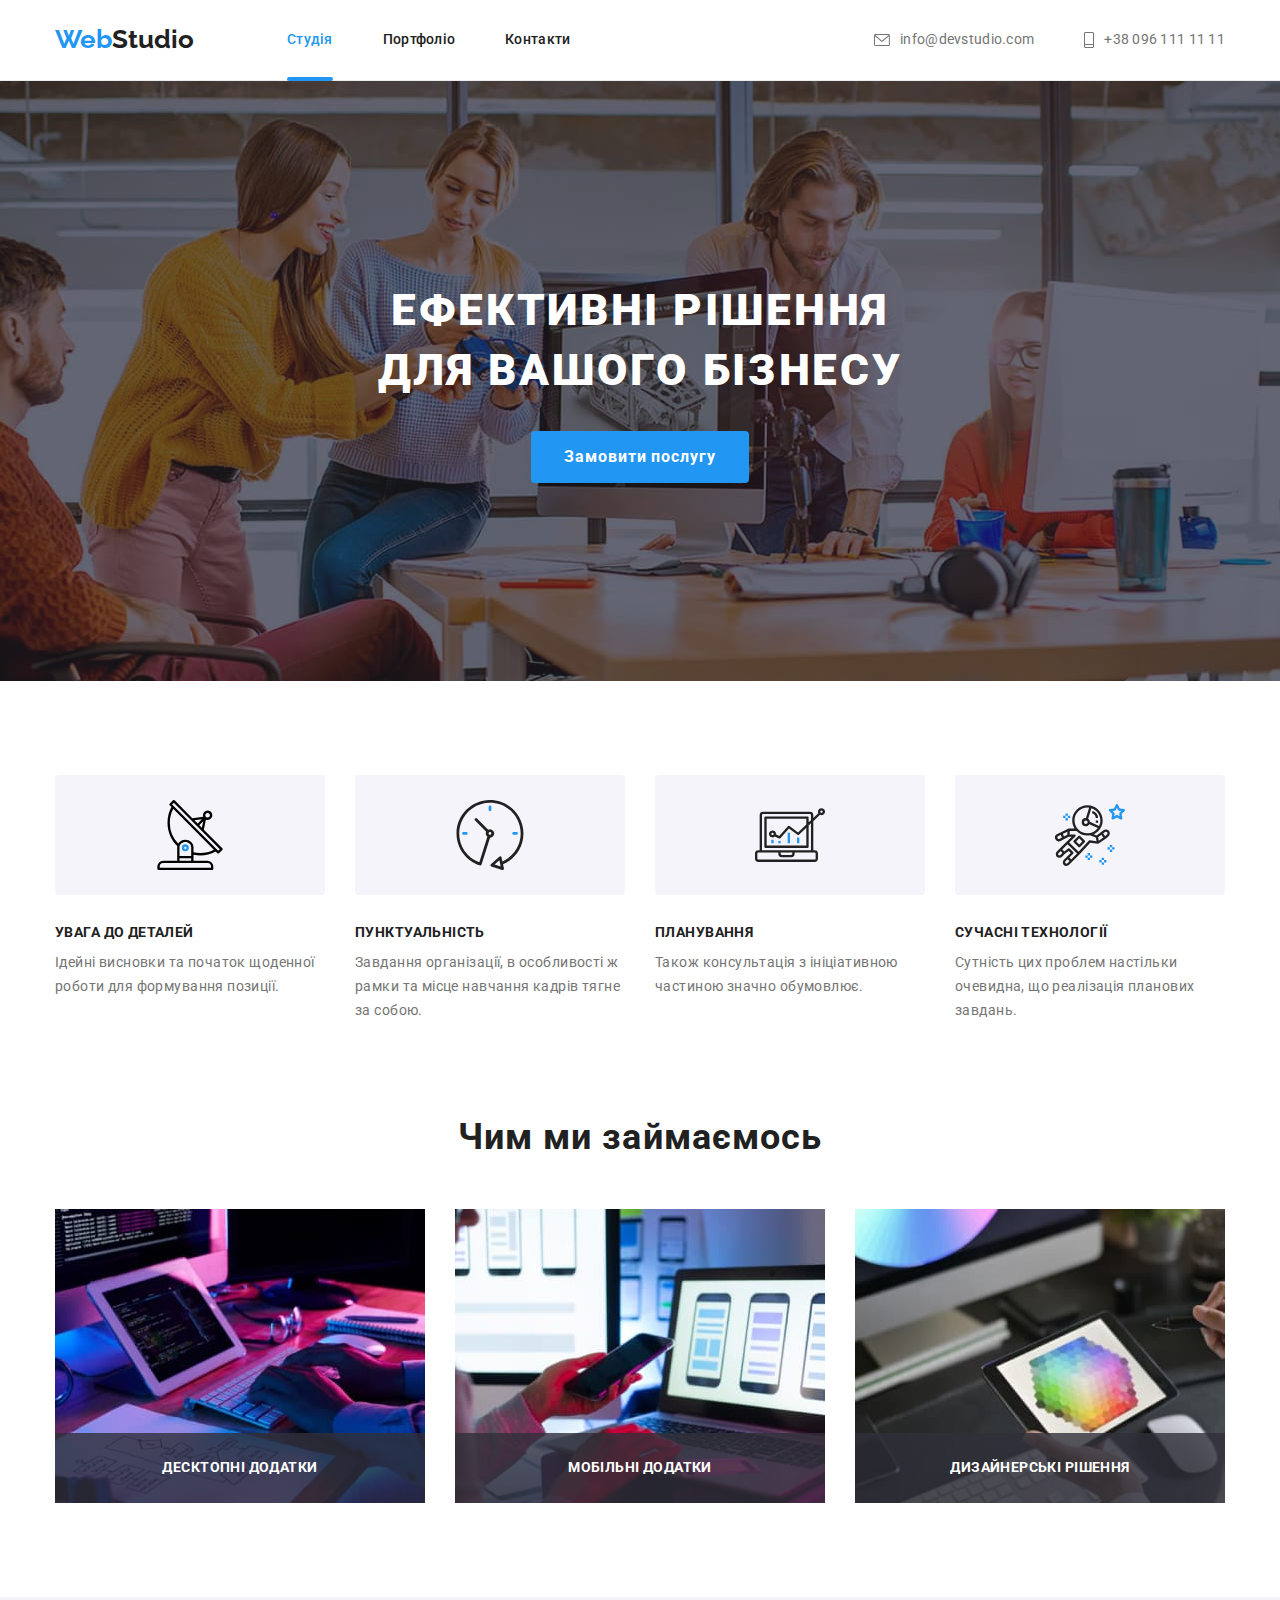
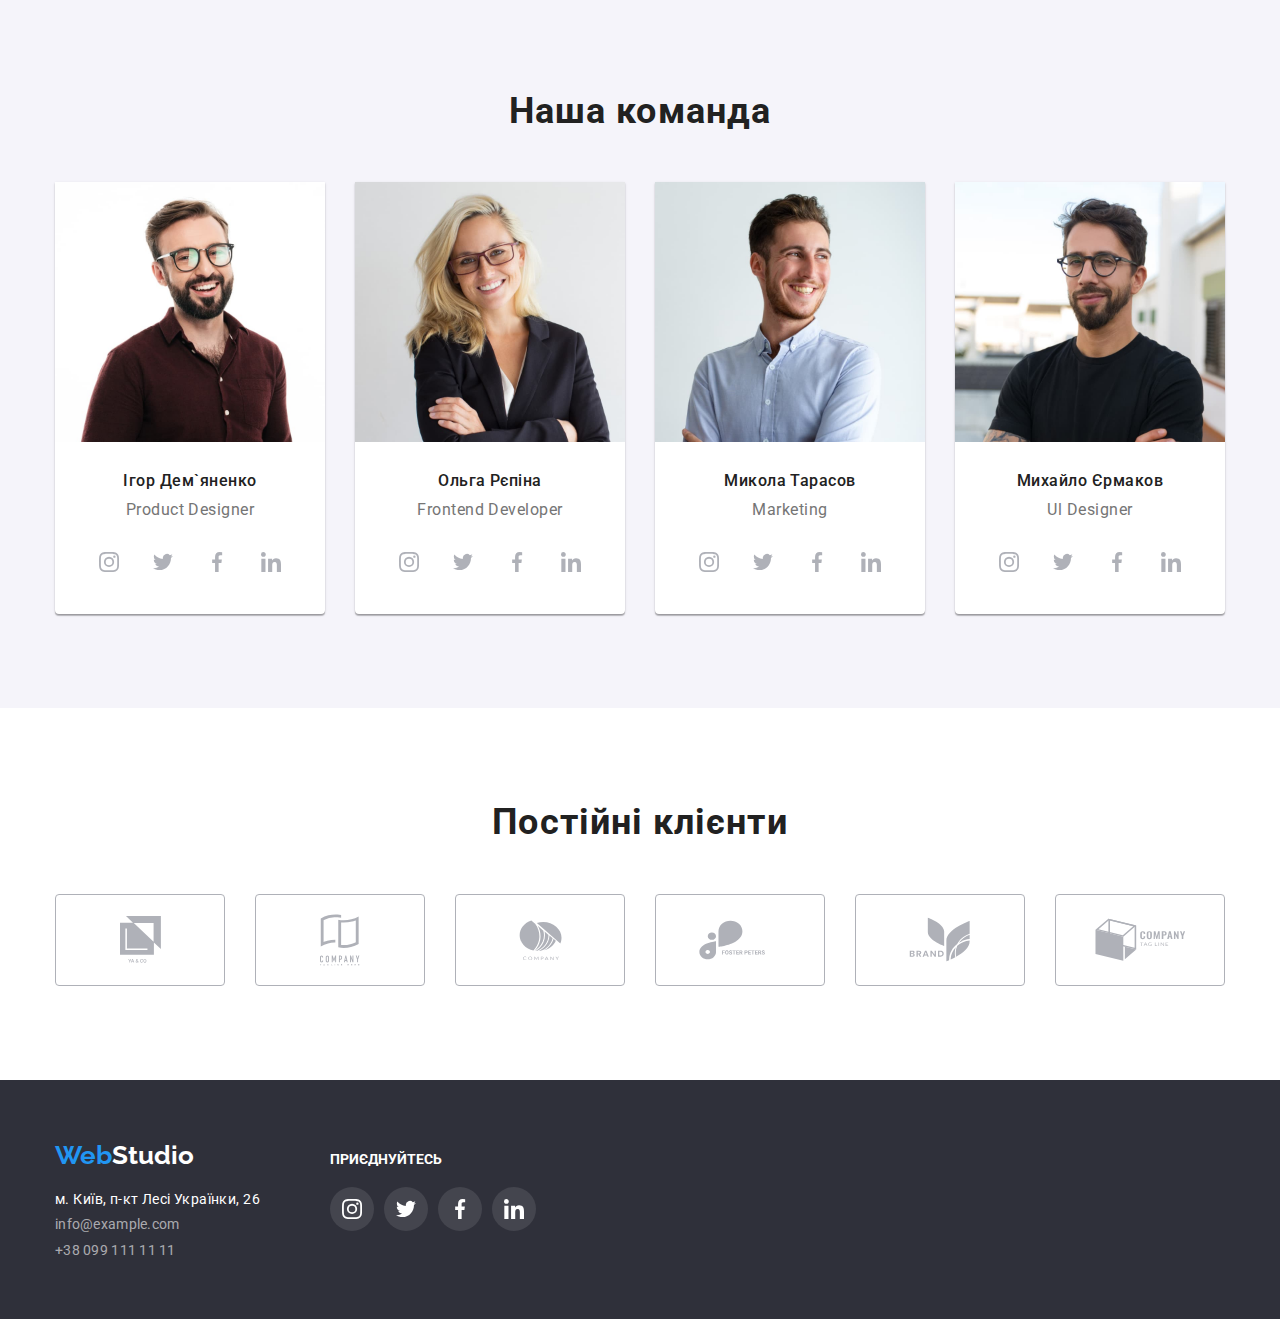
<file: index.html>
<!DOCTYPE html>
<html lang="uk">
<head>
    <meta charset="UTF-8">
    <meta http-equiv="X-UA-Compatible" content="IE=edge">
    <meta name="viewport" content="width=device-width, initial-scale=1.0">
    <title>Студія</title>
    <link rel="preconnect" href="https://fonts.googleapis.com" />
    <link rel="preconnect" href="https://fonts.gstatic.com" crossorigin />
    <link href="https://fonts.googleapis.com/css2?family=Raleway:wght@700&family=Roboto:ital,wght@0,400;0,500;0,900;1,700&display=swap" rel="stylesheet">    
    <link rel="stylesheet" href="https://cdnjs.cloudflare.com/ajax/libs/modern-normalize/1.1.0/modern-normalize.min.css"/>
    <link rel="stylesheet" href="./css/styles.css"/>
<body>
    <!--Header-->
 <header class="header">
      <nav class="container navigation">
        <a lang="en" class="logo" href="./index.html"
          ><span class="accent">Web</span>Studio</a
        >
        <ul class="site-nav">
          <li class="item"><a class="link current" href="./index.html">Студія</a></li>
          <li class="item">
            <a class="link" href="./porfolio.html">Портфоліо</a>
          </li>
          <li class="item"><a class="link" href="">Контакти</a></li>
        </ul>
        <ul class="auth-nav">
          <li class="item">
            <a class="auth-nav-link" href="mailto:info@devstudio.com">
              <svg class="icon-envelope" width="16px" height="12px">
                <use href="./images/sprite.svg#icon-envelope"></use>
              </svg>
              info@devstudio.com</a
            >
          </li>
          <li class="item">
            <a class="auth-nav-link" href="tel:+380961111111">
              <svg class="icon-smartphone" width="10px" height="16px">
                <use href="./images/sprite.svg#icon-smartphone"></use>
              </svg>
              +38 096 111 11 11</a
            >
          </li>
        </ul>
      </nav>
    </header>
<main>
    <!--Hero-->
    <section class="hero overlay">
    <div class="container hero-main">
                <h1 class="hero-title">Ефективні рішення<br>для вашого бізнесу</h1>
        <button type="button" class="button-primary-main" data-modal-open>Замовити послугу</button>
        </div>
    </section>
    <!--Feacher-list-->
        <section class="feachers section">
        <div class="container">
            <h2 class="visually-hidden">Наші особливості</h2>
        <ul class="feachers-list">
    <li class="item">
        <div class="icon"><svg class="icon-feachers" width="70px" height="70px">
                <use href="./images/sprite.svg#icon-antenna"></use>
              </svg></div> 
    <h3 class="feachers-list-title">увага до деталей</h3>
    <p class="feachers-list-text">Ідейні висновки та початок щоденної роботи для формування позиції.</p>
    </li>
    <li class="item">
        <div class="icon"><svg class="icon-feachers" width="70px" height="70px">
                <use href="./images/sprite.svg#icon-clock"></use>
                </svg></div>
    <h3 class="feachers-list-title">пунктуальність</h3>
    <p class="feachers-list-text">Завдання організації, в особливості ж рамки та місце навчання кадрів тягне за собою.</p>
    </li>
    <li class="item">
        <div class="icon"><svg class="icon-feachers" width="70px" height="70px">
                <use href="./images/sprite.svg#icon-diagram"></use>
              </svg></div> 
    <h3 class="feachers-list-title">планування</h3>
    <p class="feachers-list-text">Також консультація з ініціативною частиною значно обумовлює.</p>
    </li>
    <li class="item">
        <div class="icon"><svg class="icon-feachers" width="70px" height="70px">
                <use href="./images/sprite.svg#icon-astronaut"></use>
              </svg></div> 
    <h3 class="feachers-list-title">сучасні технології</h3>
    <p class="feachers-list-text">Сутність цих проблем настільки очевидна, що реалізація планових завдань.</p>
    </li>
</ul>
</div>
</section>
<!--Work-list-->
<section class="work-list">
    <div class="container">
    <h2 class="work-list-title">Чим ми займаємось</h2>
    <ul class="list">
        <li class="item"><div class="work-list-thumb"><img src="./images/machinessquooshed.jpg" alt="розробка програмного забезпечення" width="370" class="img" /><p class="work-thumb-text">десктопні додатки</p></div></li>
        <li class="item"><div class="work-list-thumb"><img src="./images/stylessqooshed.jpg" alt="тестування мобільного додатку" width="370" class="img" /><p class="work-thumb-text">мобільні додатки</p></div></li>
        <li class="item"><div class="work-list-thumb"><img src="./images/designsquooshed.jpg" alt="робота із палітрою кольорів" width="370" class="img" /><p class="work-thumb-text">дизайнерські рішення</p></div></li>
    </ul>
    </div>    
</section>
<!--Command-->
<section class="command section">
<div class="container">
    <h2 class="command-section-title">Наша команда</h2>
    <ul class="command-list">
        <li class="item">
            
            <img class="img" src="./images/productdesignersquooshed.jpg" alt="product designer" width="270">
                <div class="command-card">
                <h3 class="command-list-title">Ігор Дем`яненко</h3>
                <p class="command-list-text" lang="en">Product Designer</p>
                <ul class="social-networks-list">
                    <li class="social-item">
                        <a href="" class="command-link">
                        <svg class="icon-command" width="20px" height="20px">
                <use href="./images/sprite.svg#icon-instagram"></use></svg>   
                        </a>
                    </li>
                    <li class="social-item"> <a href="" class="command-link">
                        <svg class="icon-command" width="20px" height="20px">
                <use href="./images/sprite.svg#icon-twitter"></use></svg>     
                        </a>
                </li>
                    <li class="social-item"> <a href="" class="command-link">
                        <svg class="icon-command" width="20px" height="20px">
                <use href="./images/sprite.svg#icon-facebook"></use></svg>     
                        </a>
                </li>
                    <li class="social-item"> <a href="" class="command-link">
                        <svg class="icon-command" width="20px" height="20px">
                <use href="./images/sprite.svg#icon-linkedin"></use></svg>    
                        </a>
                </li>
                </ul>
                </div>
            
        </li>
        <li class="item">
            
            <img class="img" src="./images/frontenddeveloper.jpg" alt="frontend developer" width="270">
            <div class="command-card">
                <h3 class="command-list-title">Ольга Рєпіна</h3>
                <p class="command-list-text" lang="en">Frontend Developer</p>
                <ul class="social-networks-list">
                    <li class="social-item">
                        <a href="" class="command-link">
                        <svg class="icon-command" width="20px" height="20px">
                <use href="./images/sprite.svg#icon-instagram"></use></svg>   
                        </a>
                    </li>
                    <li class="social-item"> <a href="" class="command-link">
                        <svg class="icon-command" width="20px" height="20px">
                <use href="./images/sprite.svg#icon-twitter"></use></svg>     
                        </a>
                </li>
                    <li class="social-item"> <a href="" class="command-link">
                        <svg class="icon-command" width="20px" height="20px">
                <use href="./images/sprite.svg#icon-facebook"></use></svg>     
                        </a>
                </li>
                    <li class="social-item"> <a href="" class="command-link">
                        <svg class="icon-command" width="20px" height="20px">
                <use href="./images/sprite.svg#icon-linkedin"></use></svg>    
                        </a>
                </li>
                </ul>
                </div>
                
        </li>
        <li class="item">
            
            <img class="img" src="./images/marketing.jpg" alt="marketing" width="270">
            <div class="command-card">
                <h3 class="command-list-title">Микола Тарасов</h3>
                <p class="command-list-text" lang="en">Marketing</p>
                <ul class="social-networks-list">
                    <li class="social-item">
                        <a href="" class="command-link">
                        <svg class="icon-command" width="20px" height="20px">
                <use href="./images/sprite.svg#icon-instagram"></use></svg>   
                        </a>
                    </li>
                    <li class="social-item"> <a href="" class="command-link">
                        <svg class="icon-command" width="20px" height="20px">
                <use href="./images/sprite.svg#icon-twitter"></use></svg>     
                        </a>
                </li>
                    <li class="social-item"> <a href="" class="command-link">
                        <svg class="icon-command" width="20px" height="20px">
                <use href="./images/sprite.svg#icon-facebook"></use></svg>     
                        </a>
                </li>
                    <li class="social-item"> <a href="" class="command-link">
                        <svg class="icon-command" width="20px" height="20px">
                <use href="./images/sprite.svg#icon-linkedin"></use></svg>    
                        </a>
                </li>
                </ul>
                </div>
                    </li>
        <li class="item">
            
            <img class="img" src="./images/uldesignersquooshed.jpg" alt="ul designer" width="270">
            <div class="command-card">
                <h3 class="command-list-title">Михайло Єрмаков</h3>
                <p class="command-list-text" lang="en">Ul Designer</p>
                <ul class="social-networks-list">
                    <li class="social-item">
                        <a href="" class="command-link">
                        <svg class="icon-command" width="20px" height="20px">
                <use href="./images/sprite.svg#icon-instagram"></use></svg>   
                        </a>
                    </li>
                    <li class="social-item"> <a href="" class="command-link">
                        <svg class="icon-command" width="20px" height="20px">
                <use href="./images/sprite.svg#icon-twitter"></use></svg>     
                        </a>
                </li>
                    <li class="social-item"> <a href="" class="command-link">
                        <svg class="icon-command" width="20px" height="20px">
                <use href="./images/sprite.svg#icon-facebook"></use></svg>     
                        </a>
                </li>
                    <li class="social-item"> <a href="" class="command-link">
                        <svg class="icon-command" width="20px" height="20px">
                <use href="./images/sprite.svg#icon-linkedin"></use></svg>    
                        </a>
                </li>
                </ul>
                </div>
                
        </li>
    </ul>
    </div>
    </section>
<!--ClIENTS-->
<section class="clients section">
    <div class="container">
    <h2 class="clients-title">Постійні клієнти</h2>
    <ul class="clients-list">
        <li class="item"><a href="" class="clients-link"><svg class="icon-clients" width="41px" height="47px">
                <use href="./images/sprite.svg#icon-client_1"></use></svg></a></li>
        <li class="item"><a href="" class="clients-link"><svg class="icon-clients" width="40px" height="52px">
                <use href="./images/sprite.svg#icon-client_2"></use></svg></a></li>
        <li class="item"><a href="" class="clients-link"><svg class="icon-clients" width="43px" height="42px">
                <use href="./images/sprite.svg#icon-client_3"></use></svg></a></li>
        <li class="item"><a href="" class="clients-link"><svg class="icon-clients" width="84px" height="40px">
                <use href="./images/sprite.svg#icon-client_4"></use></svg></a></li>
        <li class="item"><a href="" class="clients-link"><svg class="icon-clients" width="62px" height="45px">
                <use href="./images/sprite.svg#icon-client_5"></use></svg></a></li>
        <li class="item"><a href="" class="clients-link"><svg class="icon-clients" width="93px" height="43px">
                <use href="./images/sprite.svg#icon-client_6"></use></svg></a></li>
    </ul>
</div>
</section>
</main>
<!--Footer-->
<footer class="footer">
    <div class="container footer-block">
        <div class="address">
    <a lang="en" class="footer-logo" href="/index.html"
            ><span class="accent">Web</span>Studio</a>
    <address>
            <ul class="address-list">
        <li class="item">
            <a class="address-link" href="https://goo.gl/maps/PjR9KqvbA5ErwzuY9" target="_blank" rel="noopener noreferrer">м. Київ, п-кт Лесі Українки, 26</a>
        </li>
        <li class="item">
            <a class="auth-nav-link" href="mailto:info@example.com">info@example.com</a>
        </li>
        <li class="item">   
            <a class="auth-nav-link" href="tel:+380991111111">+38 099 111 11 11</a>
        </li>
    </ul>
    </address>
    </div>
    <div class="social-block">
                <p class="social-text">Приєднуйтесь</p>
    <ul class="social-networks-list">
                    <li class="social-item">
                        <a href="" class="social-link">
                        <svg class="icon-footer" width="20px" height="20px">
                <use href="./images/sprite.svg#icon-instagram"></use></svg>   
                        </a>
                    </li>
                    <li class="social-item"> <a href="" class="social-link">
                        <svg class="icon-footer" width="20px" height="20px">
                <use href="./images/sprite.svg#icon-twitter"></use></svg>     
                        </a>
                </li>
                    <li class="social-item"> <a href="" class="social-link">
                        <svg class="icon-footer" width="20px" height="20px">
                <use href="./images/sprite.svg#icon-facebook"></use></svg>     
                        </a>
                </li>
                    <li class="social-item"> <a href="" class="social-link">
                        <svg class="icon-footer" width="20px" height="20px">
                <use href="./images/sprite.svg#icon-linkedin"></use></svg>    
                        </a>
                </li>
                </ul>
        </div>
    </div>
</footer>

<div class="backdrop is-hidden" data-modal>
<div class="modal">
    <button class="btn-close" data-modal-close>
        <svg class="icon-btn-close" width="30px" height="30px">
            <use href="./images/symbol-defs.svg#icon-close-filled"></use>
        </svg>
    </button> 
</div>
</div>
<script src="./js/modal.js"></script>
</body>
</html>
</file>
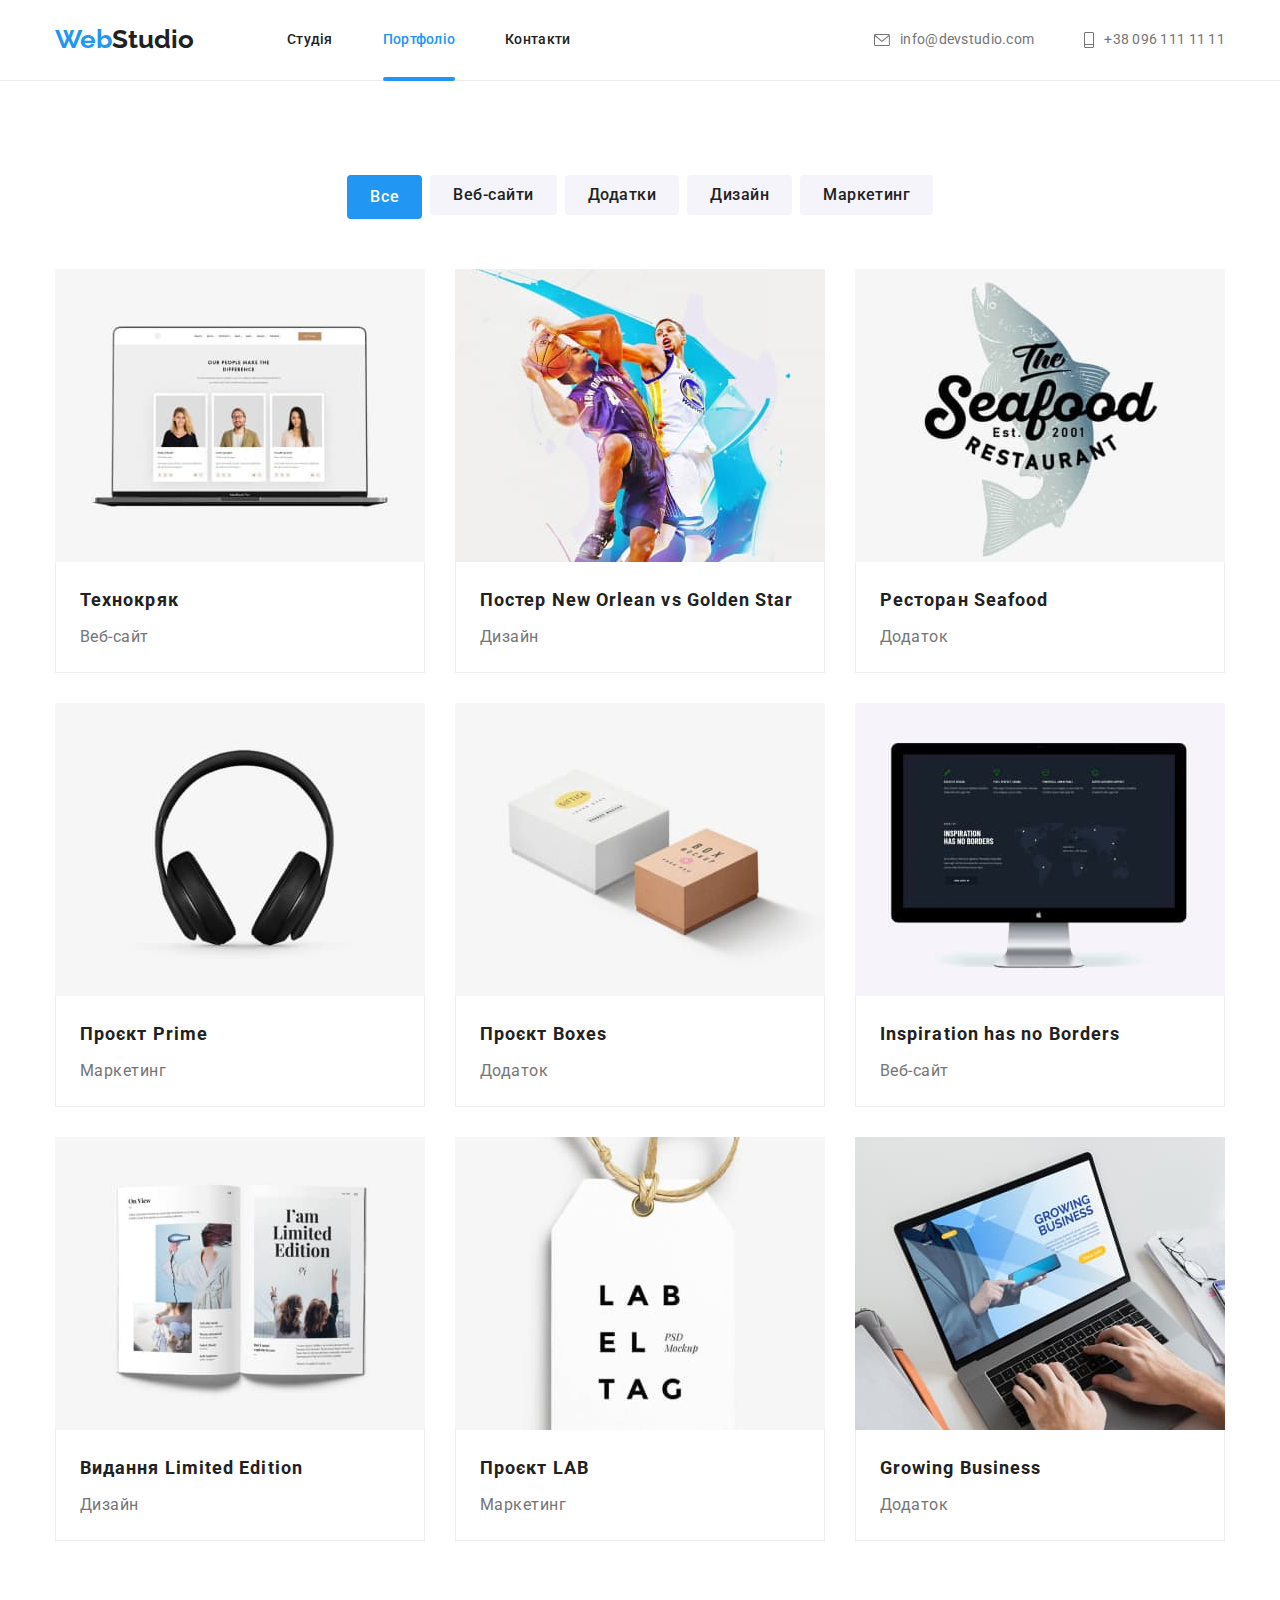
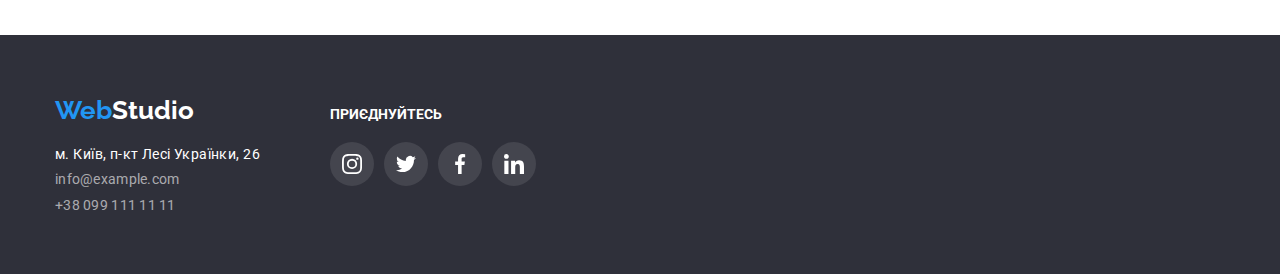
<file: porfolio.html>
<!DOCTYPE html>
<html lang="uk">
  <head>
    <meta charset="UTF-8" />
    <meta http-equiv="X-UA-Compatible" content="IE=edge" />
    <meta name="viewport" content="width=device-width, initial-scale=1.0" />
    <title>Портфоліо</title>
    <link rel="preconnect" href="https://fonts.googleapis.com" />
    <link rel="preconnect" href="https://fonts.gstatic.com" crossorigin />
    <link
      href="https://fonts.googleapis.com/css2?family=Raleway:wght@700&family=Roboto:ital,wght@0,400;0,500;0,900;1,700&display=swap"
      rel="stylesheet"
    />
    <link
      rel="stylesheet"
      href="https://cdnjs.cloudflare.com/ajax/libs/modern-normalize/1.1.0/modern-normalize.min.css"
    />
    <link rel="stylesheet" href="./css/styles.css" />
  </head>
  <body>
    <header class="header">
      <nav class="container navigation">
        <a lang="en" class="logo" href="./index.html"
          ><span class="accent">Web</span>Studio</a
        >
        <ul class="site-nav">
          <li class="item"><a class="link" href="./index.html">Студія</a></li>
          <li class="item">
            <a class="link current" href="./porfolio.html">Портфоліо</a>
          </li>
          <li class="item"><a class="link" href="">Контакти</a></li>
        </ul>
        <ul class="auth-nav">
          <li class="item">
            <a class="auth-nav-link" href="mailto:info@devstudio.com">
              <svg class="icon-envelope" width="16px" height="12px">
                <use href="./images/sprite.svg#icon-envelope"></use>
              </svg>
              info@devstudio.com</a
            >
          </li>
          <li class="item">
            <a class="auth-nav-link icon-smartfone" href="tel:+380961111111">
              <svg class="icon-envelope" width="10px" height="16px">
                <use href="./images/sprite.svg#icon-smartphone"></use>
              </svg>
              +38 096 111 11 11</a
            >
          </li>
        </ul>
      </nav>
    </header>
    <main>
      <section class="portfolio section">
        <div class="container">
          <h1 class="visually-hidden">Чим ми займаємось</h1>
          <ul class="buttons-list">
            <li class="item">
              <button type="button" class="button-primary">Все</button>
            </li>
            <li class="item">
              <button type="button" class="button-secondary">Веб-сайти</button>
            </li>
            <li class="item">
              <button type="button" class="button-secondary">Додатки</button>
            </li>
            <li class="item">
              <button type="button" class="button-secondary">Дизайн</button>
            </li>
            <li class="item">
              <button type="button" class="button-secondary">Маркетинг</button>
            </li>
          </ul>
          <ul class="benefits-list">
            <li class="item">
              <a href="" class="portfolio-link">
                <img
                  src="./images/tekhnokriak.jpg"
                  alt="технопарк"
                  width="370"
                  class="img"
                />
                <p class="benefits-hover-text">
                  Ресурс пропонує комплексні пропозиції з різним рівнем
                  функціоналу і сервісів. Все це дозволить відвідувачу отримати
                  вичерпні відомості про компанію, чи приватну особу.
                </p>
                <div class="benefits-card">
                  <h2 class="benefits-list-title">Технокряк</h2>
                  <p class="benefits-list-text">Веб-сайт</p>
                </div>
              </a>
            </li>
            <li class="item">
              <a href="" class="portfolio-link">
                <img
                  src="./images/poster.jpg"
                  alt="постер баскетбольного матчу"
                  width="370"
                  class="img"
                />
                <p class="benefits-hover-text">
                  Ресурс пропонує комплексні пропозиції з різним рівнем
                  функціоналу і сервісів. Все це дозволить відвідувачу отримати
                  вичерпні відомості про компанію, чи приватну особу.
                </p>
                <div class="benefits-card">
                  <h2 class="benefits-list-title">
                    Постер <span lang="en">New Orlean vs Golden Star</span>
                  </h2>
                  <p class="benefits-list-text">Дизайн</p>
                </div>
              </a>
            </li>
            <li class="item">
              <a href="" class="portfolio-link">
                <img
                  src="./images/restaurant.jpg"
                  alt="ресторан морської їжі"
                  width="370"
                  class="img"
                />
                <p class="benefits-hover-text">
                  Ресурс пропонує комплексні пропозиції з різним рівнем
                  функціоналу і сервісів. Все це дозволить відвідувачу отримати
                  вичерпні відомості про компанію, чи приватну особу.
                </p>
                <div class="benefits-card">
                  <h2 class="benefits-list-title">
                    Ресторан <span lang="en">Seafood</span>
                  </h2>
                  <p class="benefits-list-text">Додаток</p>
                </div>
              </a>
            </li>
            <li class="item">
              <a href="" class="portfolio-link">
                <img
                  src="./images/project-prime.jpg"
                  alt="Маркетинг першого проекту"
                  width="370"
                  class="img"
                />
                <p class="benefits-hover-text">
                  Ресурс пропонує комплексні пропозиції з різним рівнем
                  функціоналу і сервісів. Все це дозволить відвідувачу отримати
                  вичерпні відомості про компанію, чи приватну особу.
                </p>
                <div class="benefits-card">
                  <h2 class="benefits-list-title" lang="en">
                    Проєкт <span lang="en">Prime</span>
                  </h2>
                  <p class="benefits-list-text">Маркетинг</p>
                </div>
              </a>
            </li>
            <li class="item">
              <a href="" class="portfolio-link">
                <img
                  src="./images/project-boxes.jpg"
                  alt="Додаток проєкту контейнери"
                  width="370"
                  class="img"
                />
                <p class="benefits-hover-text">
                  Ресурс пропонує комплексні пропозиції з різним рівнем
                  функціоналу і сервісів. Все це дозволить відвідувачу отримати
                  вичерпні відомості про компанію, чи приватну особу.
                </p>
                <div class="benefits-card">
                  <h2 class="benefits-list-title">
                    Проєкт <span lang="en">Boxes</span>
                  </h2>
                  <p class="benefits-list-text">Додаток</p>
                </div>
              </a>
            </li>
            <li class="item">
              <a href="" class="portfolio-link">
                <img
                  src="./images/inspiration.jpg"
                  alt="Сайт натхнення немає кордонів"
                  width="370"
                  class="img"
                />
                <p class="benefits-hover-text">
                  Ресурс пропонує комплексні пропозиції з різним рівнем
                  функціоналу і сервісів. Все це дозволить відвідувачу отримати
                  вичерпні відомості про компанію, чи приватну особу.
                </p>
                <div class="benefits-card">
                  <h2 class="benefits-list-title" lang="en">
                    Inspiration has no Borders
                  </h2>
                  <p class="benefits-list-text">Веб-сайт</p>
                </div>
              </a>
            </li>
            <li class="item">
              <a href="" class="portfolio-link">
                <img
                  src="./images/limited-edition.jpg"
                  alt="Дизайн обмеженого видання"
                  width="370"
                  class="img"
                />
                <p class="benefits-hover-text">
                  Ресурс пропонує комплексні пропозиції з різним рівнем
                  функціоналу і сервісів. Все це дозволить відвідувачу отримати
                  вичерпні відомості про компанію, чи приватну особу.
                </p>
                <div class="benefits-card">
                  <h2 class="benefits-list-title">
                    Видання <span lang="en"> Limited Edition</span>
                  </h2>
                  <p class="benefits-list-text">Дизайн</p>
                </div>
              </a>
            </li>
            <li class="item">
              <a href="" class="portfolio-link">
                <img
                  src="./images/project-lab.jpg"
                  alt="Маркетинг проєкту ЛАБ"
                  width="370"
                  class="img"
                />
                <p class="benefits-hover-text">
                  Ресурс пропонує комплексні пропозиції з різним рівнем
                  функціоналу і сервісів. Все це дозволить відвідувачу отримати
                  вичерпні відомості про компанію, чи приватну особу.
                </p>
                <div class="benefits-card">
                  <h2 class="benefits-list-title">
                    Проєкт <span lang="en">LAB</span>
                  </h2>
                  <p class="benefits-list-text">Маркетинг</p>
                </div>
              </a>
            </li>
            <li class="item">
              <a href="" class="portfolio-link">
                <img
                  src="./images/growing-business.jpg"
                  alt="Додаток зростаючий бізнес"
                  width="370"
                  class="img"
                />
                <p class="benefits-hover-text">
                  Ресурс пропонує комплексні пропозиції з різним рівнем
                  функціоналу і сервісів. Все це дозволить відвідувачу отримати
                  вичерпні відомості про компанію, чи приватну особу.
                </p>
                <div class="benefits-card">
                  <h2 class="benefits-list-title" lang="en">
                    Growing Business
                  </h2>
                  <p class="benefits-list-text">Додаток</p>
                </div>
              </a>
            </li>
          </ul>
        </div>
      </section>
    </main>
    <footer class="footer">
      <div class="container footer-block">
        <div class="address">
          <a lang="en" class="footer-logo" href="/index.html"
            ><span class="accent">Web</span>Studio</a
          >
          <address>
            <ul class="address-list">
              <li class="item">
                <a
                  class="address-link"
                  href="https://goo.gl/maps/PjR9KqvbA5ErwzuY9"
                  target="_blank"
                  rel="noopener noreferrer"
                  >м. Київ, п-кт Лесі Українки, 26</a
                >
              </li>
              <li class="item">
                <a class="auth-nav-link" href="mailto:info@example.com"
                  >info@example.com</a
                >
              </li>
              <li class="item">
                <a class="auth-nav-link" href="tel:+380991111111"
                  >+38 099 111 11 11</a
                >
              </li>
            </ul>
          </address>
        </div>
        <div class="social-block">
          <p class="social-text">Приєднуйтесь</p>
          <ul class="social-networks-list">
            <li class="social-item">
              <a href="" class="social-link">
                <svg class="icon-footer" width="20px" height="20px">
                  <use href="./images/sprite.svg#icon-instagram"></use>
                </svg>
              </a>
            </li>
            <li class="social-item">
              <a href="" class="social-link">
                <svg class="icon-footer" width="20px" height="20px">
                  <use href="./images/sprite.svg#icon-twitter"></use>
                </svg>
              </a>
            </li>
            <li class="social-item">
              <a href="" class="social-link">
                <svg class="icon-footer" width="20px" height="20px">
                  <use href="./images/sprite.svg#icon-facebook"></use>
                </svg>
              </a>
            </li>
            <li class="social-item">
              <a href="" class="social-link">
                <svg class="icon-footer" width="20px" height="20px">
                  <use href="./images/sprite.svg#icon-linkedin"></use>
                </svg>
              </a>
            </li>
          </ul>
        </div>
      </div>
    </footer>
  </body>
</html>
<!--  -->
</file>
<file: css/styles.css>
:root {
  --primary-text-color: rgba(117, 117, 117, 1);
  --secondary-text-color: rgba(255, 255, 255, 1);
  --title-text-color: rgba(33, 33, 33, 1);
  --accent-color: rgba(33, 150, 243, 1);
  --primary-background-color: #ffffff;
  --secondary-background-color: rgba(47, 48, 58, 1);
  --third-background-color: rgba(245, 244, 250, 1);
  --footer-link-color: rgba(255, 255, 255, 0.6);
  --icons-fill-color: #afb1b8;
}

body {
  color: var(--primary-text-color);
  font-family: Roboto, sans-serif;
  font-size: 14px;
  background-color: var(--primary-background-color);
}

h1,
h2,
h3,
h4,
h5,
h6,
p {
  margin-top: 0;
  margin-bottom: 0;
}

ul {
  list-style: none;
}

.section {
  padding-top: 94px;
  padding-bottom: 94px;
}

.accent {
  color: var(--accent-color);
}

.container {
  width: 1200px;
  margin: 0 auto;
  padding-left: 15px;
  padding-right: 15px;
}

/*---------------ЛОГОТИП---------------- */
.logo {
  padding-top: 24px;
  padding-bottom: 24px;
  color: var(--title-text-color);
  text-decoration: none;
  font-family: Raleway, sans-serif;
  font-weight: 700;
  font-size: 26px;
  line-height: 1.2;
}
.footer-logo {
  display: inline-block;
  color: var(--secondary-text-color);
  text-decoration: none;
  font-family: Raleway, cursive;
  font-weight: 700;
  font-size: 26px;
  line-height: 1.2;
}
/*------------------Header--------------------- */

.header {
  background-color: var(--secondary-text-color);
  margin-bottom: 0;
  border-bottom: 1px solid #ececec;
}

/*-------------------Navigation---------------------------*/

.navigation {
  display: flex;
  align-items: center;
}
/*--------------------Site nav----------------------- */
.link {
  position: relative;
  color: var(--title-text-color);
  text-decoration: none;
  font-weight: 500;
  font-size: 14px;
  line-height: 1.14;
  letter-spacing: 0.02em;
  transition: color 250ms cubic-bezier(0.4, 0, 0.2, 1);
}

.link:hover,
.link:focus {
  color: var(--accent-color);
}

.link.current {
  color: var(--accent-color);
}

.link.current::after {
  position: absolute;
  bottom: -1px;
  content: "";
  display: block;
  width: 100%;
  height: 4px;
  border-radius: 2px;
  background: var(--accent-color);
}

.site-nav {
  display: flex;
  padding-left: 0px;
  margin-top: 0px;
  margin-bottom: 0px;
  margin-left: 93px;
}

.site-nav .item + .item {
  margin-left: 50px;
}
.site-nav .link {
  display: block;
  padding-top: 32px;
  padding-bottom: 32px;
}

/*-----------------auth-nav--------------------- */

.auth-nav {
  display: flex;
  align-items: center;
  padding-left: 0px;
  margin-top: 0px;
  margin-bottom: 0px;
  margin-left: auto;
}

.auth-nav .item + .item {
  margin-left: 50px;
}

.auth-nav-link {
  font-weight: 400;
  font-size: 14px;
  font-style: normal;
  line-height: 1.14;
  letter-spacing: 0.02em;
  text-decoration: none;
  color: var(--primary-text-color);
  transition: color 250ms cubic-bezier(0.4, 0, 0.2, 1);
}

.auth-nav .auth-nav-link {
  display: flex;
  justify-content: center;
  align-items: center;
  padding-top: 32px;
  padding-bottom: 32px;
}

.icon-envelope {
  margin-right: 10px;
  fill: currentColor;
}

.icon-smartphone {
  margin-right: 10px;
  fill: currentColor;
}

.auth-nav-link:hover,
.auth-nav-link:focus {
  color: var(--accent-color);
}

.footer .auth-nav-link {
  color: var(--footer-link-color);
}

/*------------------Hero----------------------*/

.overlay {
  max-width: 1600px;
  height: 600px;
  margin-right: auto;
  margin-left: auto;
  background-image: linear-gradient(
      to right,
      rgba(47, 48, 58, 0.4),
      rgba(47, 48, 58, 0.4)
    ),
    url(../images/overlay.jpg);
  background-repeat: no-repeat;
  background-position: center;
  background-size: cover;
}

.hero {
  background-color: var(--secondary-background-color);
  text-align: center;
  padding-top: 200px;
  padding-bottom: 200px;
}
.hero-title {
  margin-top: 0px;
  margin-bottom: 30px;
  color: var(--secondary-text-color);
  font-weight: 900;
  font-size: 44px;
  line-height: 1.36;
  text-transform: uppercase;
  letter-spacing: 0.06em;
}

/*-----------------Sections-------------------- */

.section-title {
  color: var(--title-text-color);
  text-decoration: none;
}

.section-text {
  color: var(--primary-text-color);
  text-decoration: none;
}

/*--------------Feacher-list------------------------- */

.icon {
  display: flex;
  margin-bottom: 30px;
  width: 270px;
  height: 120px;
  justify-content: center;
  align-items: center;
  background-color: #f5f4fa;
  border-radius: 4px;
}

.icon-list .item:not(:first-child) {
  margin-left: 30px;
}

.icon-list {
  display: flex;
  margin-top: 0px;
  margin-bottom: 0px;
  padding-left: 0px;
}

.feachers .section {
  padding-bottom: 0;
}
.feachers-list {
  display: flex;
  margin-top: 0;
  margin-bottom: 0;
  padding-left: 0;
}

.feachers-list .item {
  width: 270px;
}

.feachers-list .item + .item {
  margin-left: 30px;
}

.feachers-list-title {
  font-weight: 700;
  font-size: 14px;
  line-height: 1.14;
  letter-spacing: 0.03em;
  text-transform: uppercase;
  color: var(--title-text-color);
  margin-top: 0;
  margin-bottom: 10px;
}
.feachers-list-text {
  font-weight: 400;
  font-size: 14px;
  line-height: 1.71;
  letter-spacing: 0.03em;
  text-align: left;
}
/*---------------------- Work-list *-------------------------------/*/

.img {
  display: block;
  max-width: 100%;
  height: auto;
}

.work-list {
  padding-bottom: 94px;
}
.work-list .list {
  display: flex;
  margin-top: 0px;
  margin-bottom: 0px;
  padding-left: 0px;
}

.work-list .list .item + .item {
  margin-left: 30px;
}

.work-list-title {
  margin-bottom: 50px;
  color: var(--title-text-color);
  font-weight: 700;
  font-size: 36px;
  line-height: 1.16;
  text-align: center;
  letter-spacing: 0.03em;
}

.work-list-thumb {
  position: relative;
}

.work-list-thumb::before {
  content: "";
  position: absolute;
  bottom: 0;
  width: 100%;
  height: 70px;
  background-color: rgba(47, 48, 58, 0.8);
}

.work-thumb-text {
  position: absolute;
  bottom: 27px;
  left: 50%;
  transform: translate(-50%);
  font-family: "Roboto";
  font-style: normal;
  font-weight: 700;
  font-size: 14px;
  line-height: 1.14;
  text-align: center;
  letter-spacing: 0.03em;
  text-transform: uppercase;

  color: var(--primary-background-color);
}
/* ---------------------Section command-------------------------- */
.command {
  background-color: var(--third-background-color);
}

.command-card {
  padding: 30px 32px 30px 32px;
}

.command-link {
  display: flex;
  width: 100%;
  height: 100%;
  align-items: center;
  justify-content: center;
  width: 44px;
  height: 44px;
  border-radius: 50%;
  transition: background-color 250ms cubic-bezier(0.4, 0, 0.2, 1);
}

.command-link:hover,
.command-link:focus {
  background-color: var(--accent-color);
}

.command-link:hover .icon-command,
.command-link:focus .icon-command {
  fill: var(--primary-background-color);
}

.icon-command {
  fill: var(--icons-fill-color);
  transition: fill 250ms cubic-bezier(0.4, 0, 0.2, 1);
}

.social-item:not(:first-child) {
  margin-left: 10px;
}

.command-list {
  display: flex;
  margin-top: 0px;
  margin-bottom: 0px;
  padding-left: 0px;
}
.command-list .item {
  box-shadow: 0px 1px 3px rgba(0, 0, 0, 0.12), 0px 1px 1px rgba(0, 0, 0, 0.14),
    0px 2px 1px rgba(0, 0, 0, 0.2);
  border-radius: 0px 0px 4px 4px;
}

.command-list .item + .item {
  margin-left: 30px;
}
.command-section-title {
  margin-bottom: 50px;
  color: var(--title-text-color);
  font-weight: 700;
  font-size: 36px;
  line-height: 1.16;
  text-align: center;
  letter-spacing: 0.03em;
}
.command-list-title {
  color: var(--title-text-color);
  font-weight: 500;
  font-size: 16px;
  line-height: 1.18;
  text-align: center;
  letter-spacing: 0.03em;
  text-decoration: none;
}

.command-list-text {
  margin-top: 10px;
  font-weight: 400;
  font-size: 16px;
  line-height: 1.18;
  text-align: center;
  letter-spacing: 0.03em;
  color: var(--primary-text-color);
}

.command .item {
  background-color: var(--primary-background-color);
}

.social-networks-list {
  display: flex;
  padding-left: 0;
  margin-top: 16px;
}

/*-------------------------Clients---------------------*/

.clients-title {
  margin-bottom: 50px;
  color: var(--title-text-color);
  font-weight: 700;
  font-size: 36px;
  line-height: 1.16;
  text-align: center;
  letter-spacing: 0.03em;
}

.clients-list {
  display: flex;
  margin-top: 0px;
  margin-bottom: 0px;
  padding-left: 0;
  justify-content: center;
}

.clients-link {
  display: flex;
  justify-content: center;
  align-items: center;
  width: 170px;
  height: 92px;
  border: 1px solid;
  border-radius: 4px;
  color: var(--icons-fill-color);
  transition: color 250ms cubic-bezier(0.4, 0, 0.2, 1);
}

.icon-clients {
  fill: currentColor;
}

.clients-list .item:not(:first-child) {
  margin-left: 30px;
}
.clients-link:hover,
.clients-link:focus {
  color: var(--accent-color);
}

/*---------------------- Button---------------------*/
.button-primary {
  border: 1px solid transparent;
  min-width: 73px;
  padding: 6px 22px;
  border-radius: 4px;
  font-family: inherit;
  font-style: normal;
  font-weight: 500;
  font-size: 16px;
  line-height: 1.87;
  text-align: center;
  align-items: center;
  letter-spacing: 0.06em;
  color: var(--secondary-text-color);
  background-color: var(--accent-color);
  cursor: pointer;
  transition-property: background-color, box-shadow;
  transition-duration: 250ms;
  transition-timing-function: cubic-bezier(0.4, 0, 0.2, 1);
}

.button-secondary {
  border: 1px solid transparent;
  min-width: 103px;
  padding: 6px 22px;
  border-radius: 4px;
  font-family: inherit;
  color: var(--title-text-color);
  background-color: var(--third-background-color);
  font-style: normal;
  font-weight: 500;
  font-size: 16px;
  line-height: 1.62;
  align-items: center;
  text-align: center;
  letter-spacing: 0.03em;
  cursor: pointer;
  transition-property: background-color, color, box-shadow;
  transition-duration: 250ms;
  transition-timing-function: cubic-bezier(0.4, 0, 0.2, 1);
}

.button-primary-main {
  border: 1px solid transparent;
  min-width: 200px;
  border-radius: 4px;
  padding: 10px 32px;
  margin-bottom: 0px;
  font-family: inherit;
  font-weight: 700;
  font-size: 16px;
  line-height: 1.87;
  align-items: center;
  letter-spacing: 0.06em;
  color: var(--secondary-text-color);
  background-color: var(--accent-color);
  cursor: pointer;
  transition-property: background-color, box-shadow;
  transition-duration: 250ms;
  transition-timing-function: cubic-bezier(0.4, 0, 0.2, 1);
}

.button-primary:hover,
.button-primary:focus {
  background-color: var(--accent-color);
  box-shadow: 0px 3px 1px rgba(0, 0, 0, 0.1), 0px 1px 2px rgba(0, 0, 0, 0.08),
    0px 2px 2px rgba(0, 0, 0, 0.12);
}

.button-secondary:hover,
.button-secondary:focus {
  color: var(--secondary-text-color);
  background-color: var(--accent-color);
  box-shadow: 0px 3px 1px rgba(0, 0, 0, 0.1), 0px 1px 2px rgba(0, 0, 0, 0.08),
    0px 2px 2px rgba(0, 0, 0, 0.12);
}

.button-primary-main:hover,
.button-primary-main:focus {
  background-color: #118ce8;
  box-shadow: 0px 4px 4px rgba(0, 0, 0, 0.15);
}

/*----------------------- footer-------------------------- */

.footer-logo {
  display: inline-block;
  margin-bottom: 20px;
  color: var(--secondary-text-color);
  text-decoration: none;
  font-family: Raleway, cursive;
  font-weight: 700;
  font-size: 26px;
  line-height: 1.2;
}

.footer {
  padding-top: 60px;
  padding-bottom: 60px;
  background-color: var(--secondary-background-color);
}
.address-list .item:not(:last-child) {
  margin-bottom: 9px;
}

.address-list {
  margin-top: 0px;
  padding-left: 0px;
  margin-bottom: 0px;
}

.address-link {
  color: var(--secondary-text-color);
  text-decoration: none;
  font-style: normal;
  font-weight: 400;
  font-size: 14px;
  line-height: 1.171;
  letter-spacing: 0.03em;
  transition: color 250ms cubic-bezier(0.4, 0, 0.2, 1);
}

.footer .auth-nav-link:hover,
.footer .auth-nav-link:focus {
  color: var(--accent-color);
}

.address-link:hover,
.address-link:focus {
  color: var(--accent-color);
}
.footer-block {
  display: flex;
  align-items: baseline;
}
.social-block {
  margin-left: 70px;
  display: flex;
  flex-direction: column;
}

.social-networks-list {
  margin-top: 20px;
  margin-bottom: 0;
}
.social-text {
  font-family: Roboto, sans-serif;
  font-weight: 700;
  font-size: 14px;
  line-height: 16px;
  letter-spacing: 1.14;
  text-transform: uppercase;
  color: var(--primary-background-color);
}
.icon-footer {
  fill: var(--primary-background-color);
}

.social-link {
  display: flex;
  align-items: center;
  justify-content: center;
  width: 44px;
  height: 44px;
  border-radius: 50%;
  background-color: rgba(255, 255, 255, 0.1);
  transition: background-color 250ms cubic-bezier(0.4, 0, 0.2, 1);
}

.social-link:hover,
.social-link:focus {
  background-color: var(--accent-color);
}

/*------------------Портфоліо---------------------*/

.visually-hidden {
  position: absolute;
  white-space: nowrap;
  width: 1px;
  height: 1px;
  overflow: hidden;
  border: 0;
  padding: 0;
  clip: rect(0 0 0 0);
  clip-path: inset(50%);
  margin: -1px;
}

/*Buttons-list*/
.buttons-list {
  display: flex;
  justify-content: center;
  margin-top: 0px;
  margin-bottom: 50px;
  padding-left: 0px;
}
.buttons-list .item + .item {
  margin-left: 8px;
}
/*-----------------------benefits-list-------------------------*/
.benefits-list {
  display: flex;
  flex-wrap: wrap;
  margin: -15px;
  padding-left: 0px;
}

.benefits-list .item {
  position: relative;
  width: 370px;
  margin: 15px;
}
.benefits-list-title {
  margin-bottom: 4px;
  font-style: normal;
  font-weight: 700;
  font-size: 18px;
  line-height: 2;
  letter-spacing: 0.06em;
}

.benefits-list-text {
  font-style: normal;
  font-weight: 400;
  font-size: 16px;
  line-height: 1.88;
  letter-spacing: 0.03em;
  color: #757575;
}

.benefits-list a {
  display: block;
  text-decoration: none;
  color: var(--title-text-color);
}

/*----------------PORTFOLIO CARDS-----------------*/
.portfolio-link:hover,
.portfolio-link:focus {
  box-shadow: 0px 1px 1px rgba(0, 0, 0, 0.12), 0px 4px 4px rgba(0, 0, 0, 0.06),
    1px 4px 6px rgba(0, 0, 0, 0.16);
}

.portfolio-link {
  height: 404px;
  position: relative;
  transition: box-shadow 250ms cubic-bezier(0.4, 0, 0.2, 1);
  overflow: hidden;
}

.benefits-card {
  position: absolute;
  bottom: 0;
  width: 100%;
  padding: 20px 24px;
  border-right: 1px solid #eeeeee;
  border-left: 1px solid #eeeeee;
  border-bottom: 1px solid #eeeeee;
  background-color: #ffffff;
  z-index: 2;
}

.portfolio-link::after {
  content: "";
  position: absolute;
  top: 0;
  transform: translateY(100%);
  width: 100%;
  height: 294px;
  background-color: rgba(33, 150, 243, 0.9);
  opacity: 0;
  transition: transform 250ms cubic-bezier(0.4, 0, 0.2, 1),
    opacity 250ms cubic-bezier(0.4, 0, 0.2, 1);
  z-index: 1;
}

.portfolio-link:hover::after,
.portfolio-link:focus::after {
  opacity: 1;
  transform: translateY(0);
}

.portfolio-link:hover .benefits-hover-text,
.portfolio-link:focus .benefits-hover-text {
  transform: translateY(0);
}

.benefits-hover-text {
  position: absolute;
  top: 0;
  width: 100%;
  transform: translateY(100%);
  height: 100%;
  padding: 63px 24px;
  font-family: "Roboto";
  font-style: normal;
  font-weight: 400;
  font-size: 18px;
  line-height: 1.56;
  letter-spacing: 0.03em;
  color: var(--primary-background-color);
  transition: transform 250ms cubic-bezier(0.4, 0, 0.2, 1),
    opacity 250ms cubic-bezier(0.4, 0, 0.2, 1);
  z-index: 2;
}

/*-----------------modal window-----------------*/
.backdrop {
  position: fixed;
  top: 0;
  left: 0;
  opacity: 1;
  transform: scaleX(1) scaleY(1);
  width: 100vw;
  height: 100vh;
  pointer-events: none;
  background-color: rgba(0, 0, 0, 0.2);
  transition: opacity 250ms cubic-bezier(0.4, 0, 0.2, 1),
    transform 250ms cubic-bezier(0.4, 0, 0.2, 1);
}

.backdrop.is-hidden {
  opacity: 0;
  transform: scaleX(0) scaleY(0);
  /* pointer-events: none; */
}

.modal {
  position: absolute;
  top: 50%;
  left: 50%;
  transform: translate(-50%, -50%);
  display: flex;
  justify-content: flex-end;
  align-items: flex-start;
  width: 528px;
  height: 581px;
  pointer-events: all;
  background-color: var(--primary-background-color);
  box-shadow: 0px 1px 3px rgba(0, 0, 0, 0.12), 0px 1px 1px rgba(0, 0, 0, 0.14),
    0px 2px 1px rgba(0, 0, 0, 0.2);
  border-radius: 4px;
}

/* .icon-btn-close {
  fill: rgba(0, 0, 0, 1);
  stroke: rgba(0, 0, 0, 1);
} */

.btn-close {
  margin-top: 8px;
  margin-right: 8px;
  padding: 0;
  border: none;
  background-color: transparent;
  cursor: pointer;
}
</file>
